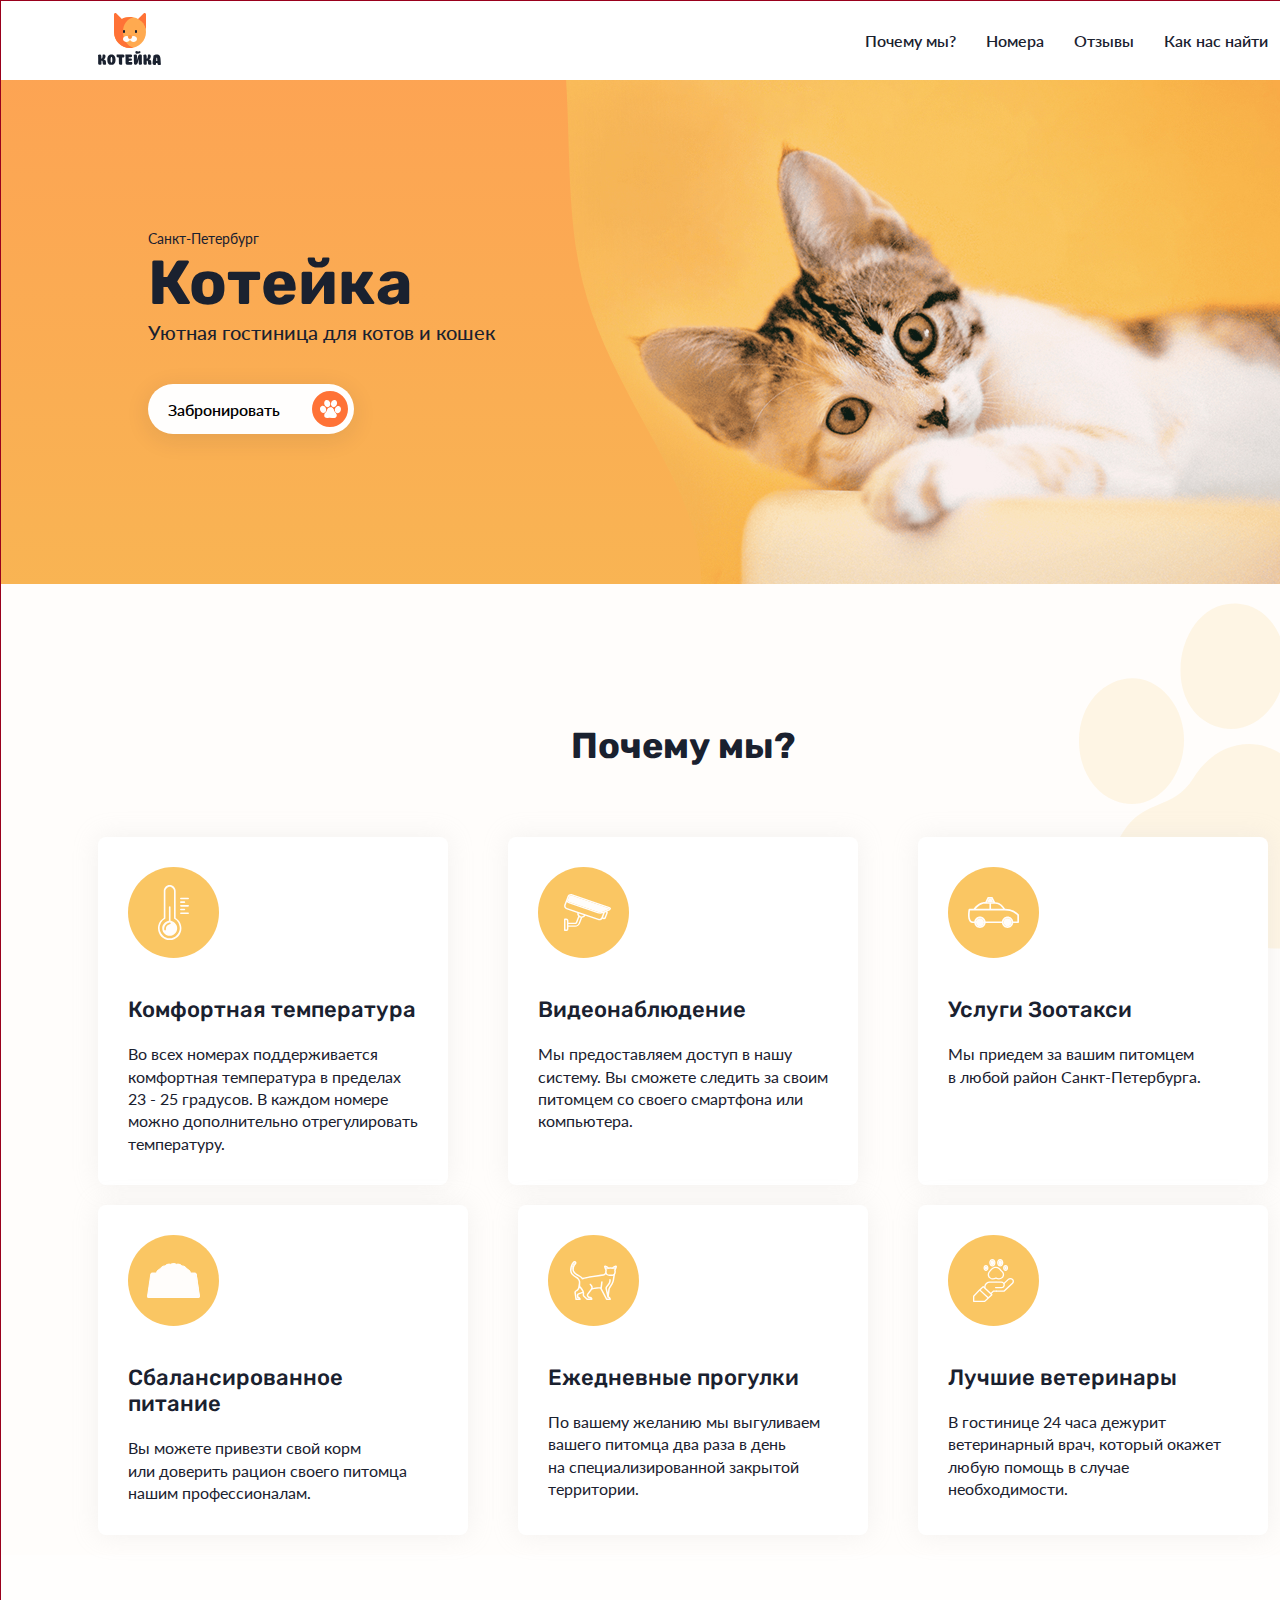
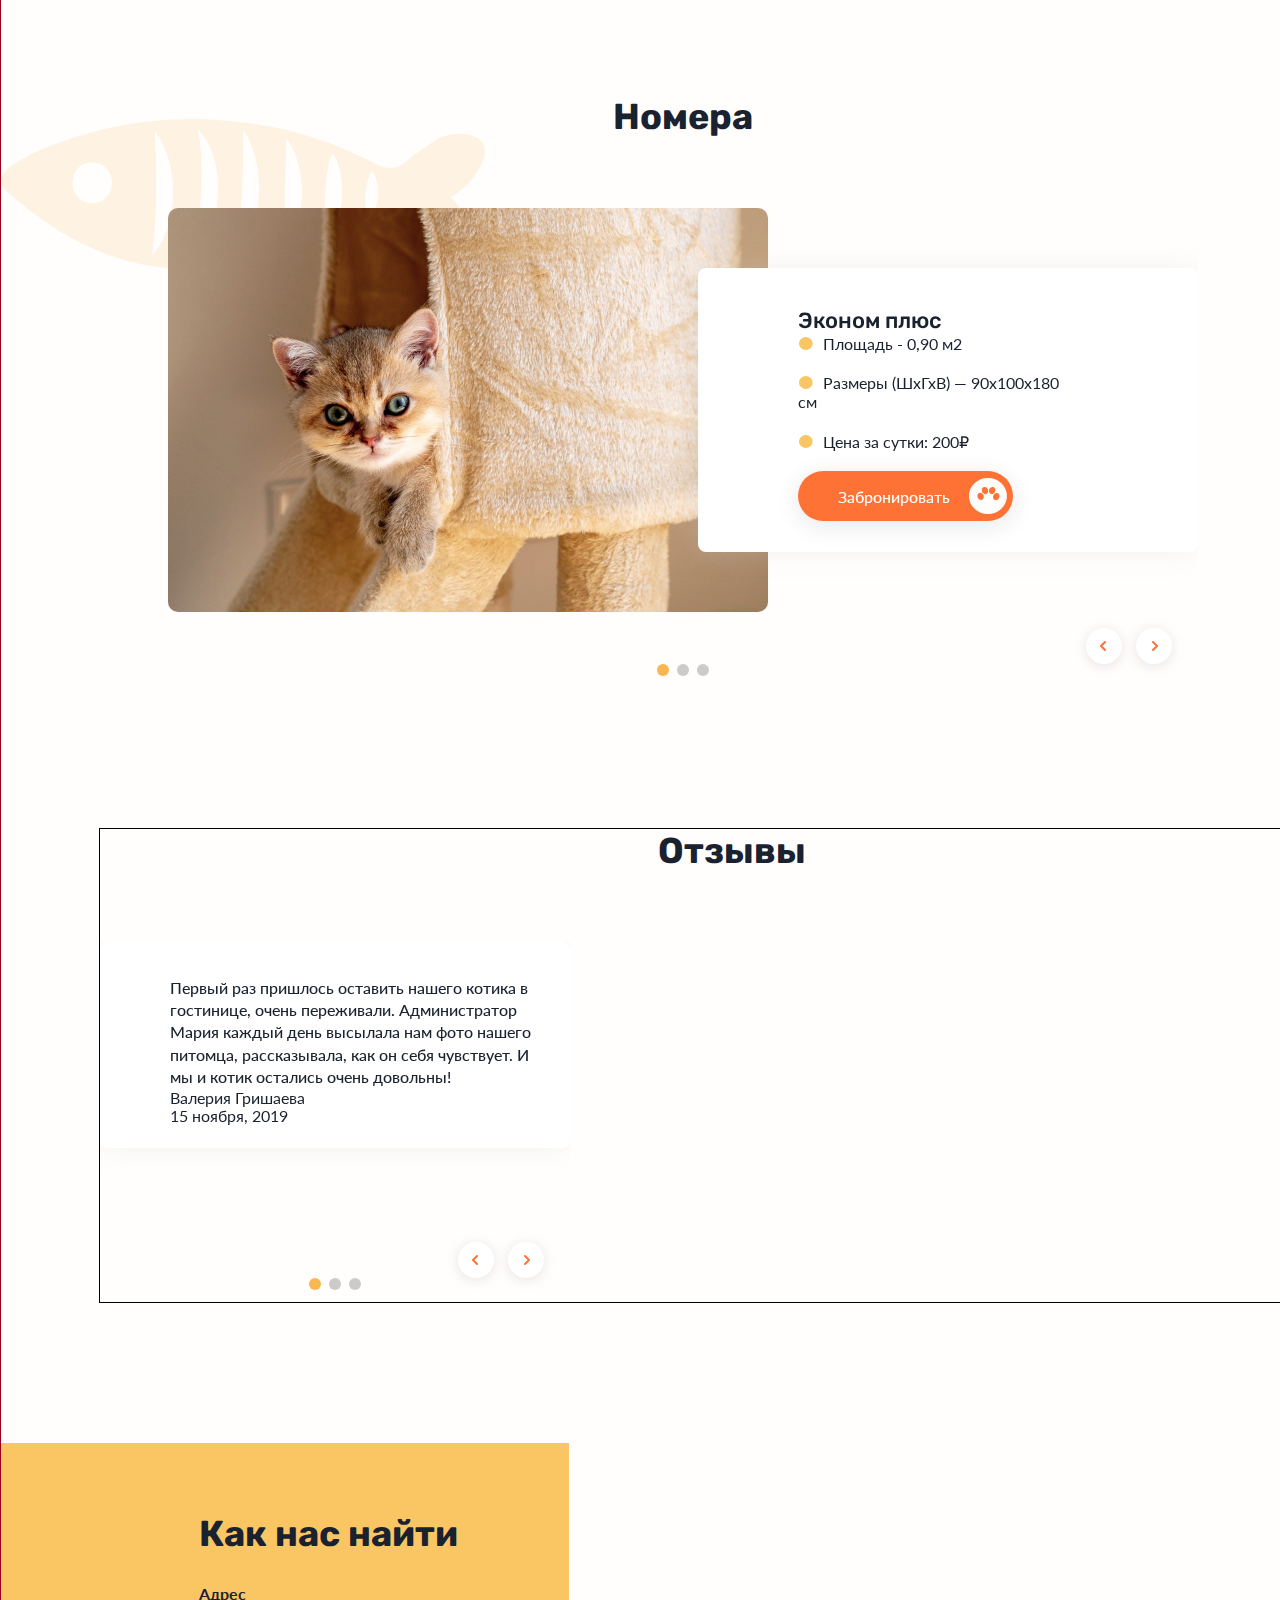
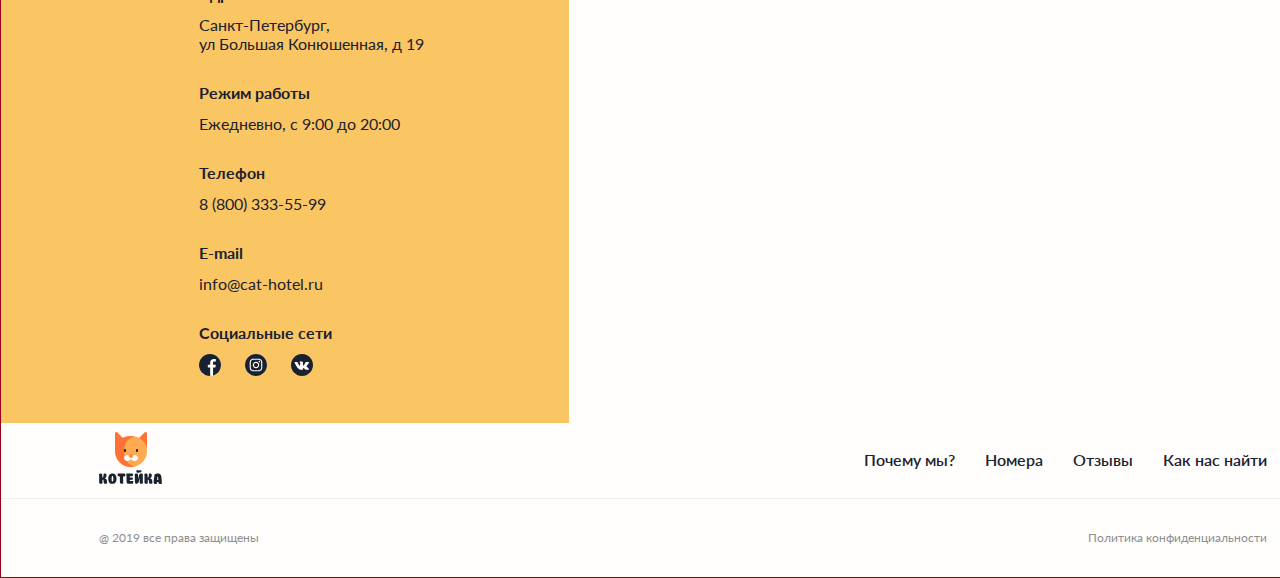
<file: index.html>
<!DOCTYPE html>
<html lang="ru">

<head>
  <meta charset="UTF-8">
  <meta name="viewport" content="width=device-width, initial-scale=1.0">
  <title>Котейка - уютная гостиница для котов и кошек</title>
  <link href="https://fonts.googleapis.com/css2?family=Lato:wght@400;700&family=Rubik:wght@400;500;700&display=swap"
    rel="stylesheet">
  <link rel="stylesheet" href="css/swiper-bundle.min.css">
  <link rel="stylesheet" href="css/style.css">
</head>

<body>
  <div class="wrapper">
    <header class="header">
      <div class="container">
        <div class="header-wrapper">
          <div class="header-top">
            <a href="#" class="logo">
              <img src="img/logo.svg" alt="Icon Logo" class="logo__image">
            </a>
            <ul class="header-menu">
              <li class="header-menu__item">
                <a href="#" class="header-menu__link">Почему мы?</a>
              </li>
              <li class="header-menu__item">
                <a href="catalog.html" class="header-menu__link">Номера</a>
              </li>
              <li class="header-menu__item">
                <a href="#" class="header-menu__link">Отзывы</a>
              </li>
              <li class="header-menu__item">
                <a href="#" class="header-menu__link">Как нас найти</a>
              </li>
            </ul>
            <!-- /.header-menu -->
          </div>
        </div>
        <!-- /.header-wrapper -->
      </div>
      <!-- /.container -->
    </header>
    <!-- main -->
    <section class="main">
      <div class="container">
        <div class="main-banner">
          <p class="main-banner__city">Санкт-Петербург</p>
          <h1 class="main-banner__title">Котейка</h1>
          <p class="main-banner__description">Уютная гостиница для котов и кошек</p>
          <button class="main-banner__button">Забронировать
            <img src="img/button-paw.svg" alt="">
          </button>
        </div>
      </div>
      <!-- /.container -->
    </section>
    <!-- advantages -->
    <section class="advantages">
      <div class="container">
        <div class="paw"></div>
        <h2 class="block__title">Почему мы?</h2>
        <div class="advantages-block">
          <div class="advantages__card">
            <div class="advantages__card-icon">
              <img src="img/icons/temperature.svg" alt="icon temperature">
            </div>
            <div class="advantages__card-title">Комфортная температура</div>
            <div class="advantages__card-description">Во всех номерах поддерживается комфортная температура в пределах
              23&nbsp;-&nbsp;25&nbsp;градусов. В каждом номере можно дополнительно
              отрегулировать температуру.</div>
          </div>
          <!-- /advantages__card -->
          <div class="advantages__card">
            <div class="advantages__card-icon">
              <img src="img/icons/video-cam.svg" alt="icon video-camera">
            </div>
            <div class="advantages__card-title">Видеонаблюдение</div>
            <div class="advantages__card-description">Мы предоставляем доступ в нашу систему. Вы сможете следить
              за своим питомцем со своего смартфона или компьютера.</div>
          </div>
          <!-- /advantages__card -->
          <div class="advantages__card">
            <div class="advantages__card-icon">
              <img src="img/icons/taxi.svg" alt="icon taxi">
            </div>
            <div class="advantages__card-title">Услуги Зоотакси</div>
            <div class="advantages__card-description">Мы приедем за вашим питомцем в&nbsp;любой&nbsp;район
              Санкт-Петербурга.
            </div>
          </div>
          <!-- /advantages__card -->
          <div class="advantages__card">
            <div class="advantages__card-icon">
              <img src="img/icons/meal.svg" alt="icon meal">
            </div>
            <div class="advantages__card-title">Сбалансированное питание</div>
            <div class="advantages__card-description">Вы можете привезти свой корм
              или&nbsp;доверить рацион своего
              питомца нашим профессионалам.</div>
          </div>
          <!-- /advantages__card -->
          <div class="advantages__card">
            <div class="advantages__card-icon">
              <img src="img/icons/walks.svg" alt="icon walk">
            </div>
            <div class="advantages__card-title">Ежедневные прогулки</div>
            <div class="advantages__card-description">По вашему желанию мы выгуливаем вашего питомца два раза в день
              на&nbsp;специализированной закрытой территории.</div>
          </div>
          <!-- /advantages__card -->
          <div class="advantages__card">
            <div class="advantages__card-icon">
              <img src="img/icons/madical.svg" alt="icon veterinarian">
            </div>
            <div class="advantages__card-title">Лучшие ветеринары</div>
            <div class="advantages__card-description">В гостинице 24 часа дежурит ветеринарный врач, который окажет
              любую
              помощь в случае необходимости.</div>
          </div>
          <!-- /advantages__card -->
        </div>

      </div>
    </section>
    <!-- rooms -->
    <section class="rooms" id="rooms">
      <div class="container">
        <div class="block__title">Номера</div>
        <div class="fish"></div>
        <div class="swiper-container rooms-slider">
          <!-- Additional required wrapper -->
          <div class="swiper-wrapper">
            <!-- Slides -->
            <div class="swiper-slide">
              <img class="room-image" src="img/room2.jpg" alt="">
              <div class="room_desc">
                <h4 class="room-title">Эконом плюс</h4>
                <ul class="room-list">
                  <li class="room-item"><span>Площадь - 0,90 м2</span> </li>
                  <li class="room-item"><span>Размеры (ШхГхВ) — 90х100х180 см</span> </li>
                  <li class="room-item"><span>Цена за сутки: 200₽</span> </li>
                </ul>
                <button type="submit" class="room-order">Забронировать
                  <img src="img/paw-btn.svg" alt=""> </button>
              </div>
            </div>
            <div class="swiper-slide">
              <img class="room-image" src="img/room3.jpg" alt="">
              <div class="room_desc">
                <h4 class="room-title">Комфорт</h4>
                <ul class="room-list">
                  <li class="room-item"><span>Площадь - 1,13 м2</span> </li>
                  <li class="room-item"><span>Размеры (ШхГхВ) - 100х125х180 см</span> </li>
                  <li class="room-item"><span>Цена за сутки: 250₽</span> </li>
                </ul>
                <button type="submit" class="room-order">Забронировать
                  <img src="img/paw-btn.svg" alt=""> </button>
              </div>
            </div>
            <div class="swiper-slide">
              <img class="room-image" src="img/room6.jpg" alt="">
              <div class="room_desc">
                <h4 class="room-title">Сьют</h4>
                <ul class="room-list">
                  <li class="room-item"><span>Площадь - 1,56 м2</span> </li>
                  <li class="room-item"><span>Размеры (ШхГхВ) - 125х125х180 см</span> </li>
                  <li class="room-item"><span>Цена за сутки: 350₽</span> </li>
                </ul>
                <button type="submit" class="room-order">Забронировать
                  <img src="img/paw-btn.svg" alt=""> </button>
              </div>
            </div>

          </div>
          <!-- If we need pagination -->
          <div class="swiper-pagination"></div>
          <!-- If we need navigation buttons -->
          <button class="rooms-slider__button rooms-slider__button--prev">
            <img class="img-arrow" src="img/arrow-prev.svg" alt="">
          </button>
          <button class="rooms-slider__button rooms-slider__button--next">
            <img class="img-arrow" src="img/arrow-next.svg" alt="">
          </button>

        </div>
        <!-- /.swiper-container rooms-slider -->

      </div>
    </section>
    <!-- reviews -->
    <section class="reviews">
      <div class="container-reviews">
        <div class="block__title">Отзывы</div>
        <div class="paw-left"></div>
        <div class="swiper-container swiper-reviews">
          <!-- Additional required wrapper -->
          <div class="swiper-wrapper swiper-wrapper__reviews">
            <!-- Slides -->
            <div class="swiper-slide swiper-slide__reviews">
              <div class="reviews-slider__body">
                <div class="reviews-slider__text">
                  Первый раз пришлось оставить нашего котика
                  в гостинице, очень переживали. Администратор Мария каждый день высылала нам фото нашего питомца,
                  рассказывала, как он
                  себя чувствует.
                  И мы и котик остались очень довольны!</div>
                <div class="reviews-slider__author">Валерия Гришаева</div>
                <div class="reviews-slider__date">15 ноября, 2019</div>
              </div>
            </div>

            <div class="swiper-slide swiper-slide__reviews">
              <div class="reviews-slider__body">
                <div class="reviews-slider__text">
                  Гостиницу для питомцев нам посоветовали друзья. Они всегда оставляют здесь своего кота, когда уезжают.
                  В “Котейке” очень
                  хорошо заботятся о питомцах, в гостинице очень чисто. Всем рекомендую! Будем обращаться еще.</div>
                <div class="reviews-slider__author">Екатерина Минаева</div>
                <div class="reviews-slider__date">10 октября, 2019</div>
              </div>
            </div>

            <div class="swiper-slide swiper-slide__reviews">
              <div class="reviews-slider__body">
                <div class="reviews-slider__text">
                  Мой кот — настоящая привереда, угодить ему сложно. У меня были особые требования к уходу за ним, и
                  “Котейка” отлично
                  справились. Я часто наблюдал по видео за питомцем со своего телефона, это очень удобно.</div>
                <div class="reviews-slider__author">Павел Нечаев</div>
                <div class="reviews-slider__date">2 августа, 2019</div>
              </div>
            </div>

          </div>
          <!-- If we need pagination -->
          <div class="swiper-pagination"></div>

          <!-- If we need navigation buttons -->
          <div class="reviews-slider__button reviews-slider__button--prev">
            <img class="img-arrow" src="img/arrow-prev.svg" alt="">
          </div>
          <div class="reviews-slider__button reviews-slider__button--next">
            <img class="img-arrow" src="img/arrow-next.svg" alt="">
          </div>

        </div>
        <!-- /.swiper-container reviews-slider -->
      </div>
    </section>
    <!--  contacts-->
    <section class="contacts">
      <div class="contacts-data">
        <h3 class="contacts-title">Как нас найти</h3>
        <ul>
          <li class="data-title">Адрес</li>
          <li class="data-text">Санкт-Петербург,<br>
            ул Большая Конюшенная, д 19</li>
          <li class="data-title">Режим работы</li>
          <li class="data-text">Ежедневно, с 9:00 до 20:00</li>
          <li class="data-title">Телефон</li>
          <li class="data-text">8 (800) 333-55-99</li>
          <li class="data-title">E-mail</li>
          <li class="data-text">info@cat-hotel.ru</li>
        </ul>
        <div class="social-links">
          <p class="data-title">Социальные сети</p>
          <div class="links-block">
            <a href="https://www.facebook.com/">
              <img src="img/icons/facebook.svg" alt="facebook">
            </a>
            <a href="#">
              <img src="img/icons/instagramm.svg" alt="instagramm">
            </a>
            <a href="#">
              <img src="img/icons/vkontakte.svg" alt="vkontakte">
            </a>
          </div>
        </div>
      </div>
      <div class="map"></div>
    </section>
    <footer>
      <div class="footer-wrapper">
        <div class="footer-top">
          <a href="#" class="logo">
            <img src="img/logo.svg" alt="Icon Logo" class="logo__image">
          </a>
          <ul class="header-menu">
            <li class="header-menu__item">
              <a href="#" class="header-menu__link">Почему мы?</a>
            </li>
            <li class="header-menu__item">
              <a href="catalog.html" class="header-menu__link">Номера</a>
            </li>
            <li class="header-menu__item">
              <a href="#" class="header-menu__link">Отзывы</a>
            </li>
            <li class="header-menu__item">
              <a href="#" class="header-menu__link">Как нас найти</a>
            </li>
          </ul>
          <!-- /.header-menu -->
        </div>
        <div class="footer-bottom">
          <p class="footer-text">@ 2019 все права защищены</p>
          <p class="footer-text">Политика конфиденциальности</p>
        </div>

        <!-- /.header-wrapper -->
    </footer>

  </div>
  <script src="js/swiper-bundle.min.js"></script>
  <script src="js/main.js"></script>
</body>

</html>
</file>
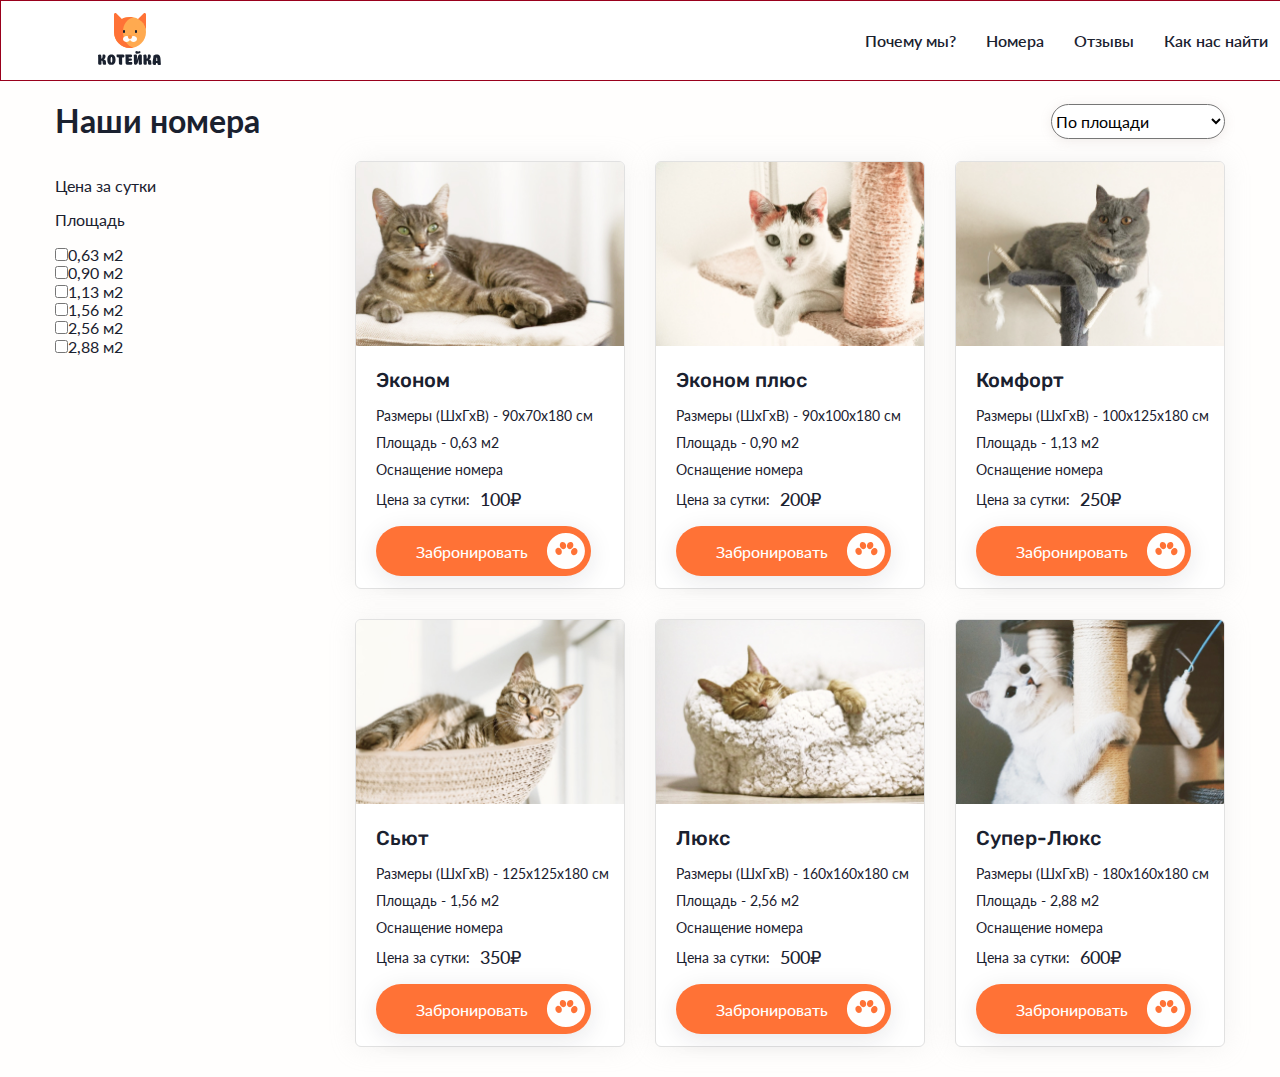
<file: catalog.html>
<!DOCTYPE html>
<html lang="ru">

<head>
  <meta charset="UTF-8">
  <meta name="viewport" content="width=device-width, initial-scale=1.0">
  <title>Котейка - наши номера</title>
  <link href="https://fonts.googleapis.com/css2?family=Lato:wght@400;700&family=Rubik:wght@400;500;700&display=swap"
    rel="stylesheet">
  <link rel="stylesheet" href="css/swiper-bundle.min.css">
  <link rel="stylesheet" href="css/style.css">
</head>

<body>
  <div class="wrapper">
    <header class="header">
      <div class="container">
        <div class="header-wrapper">
          <div class="header-top">
            <a href="index.html" class="logo">
              <img src="img/logo.svg" alt="Icon Logo" class="logo__image">
            </a>
            <ul class="header-menu">
              <li class="header-menu__item">
                <a href="#" class="header-menu__link">Почему мы?</a>
              </li>
              <li class="header-menu__item">
                <a href="#" class="header-menu__link">Номера</a>
              </li>
              <li class="header-menu__item">
                <a href="#" class="header-menu__link">Отзывы</a>
              </li>
              <li class="header-menu__item">
                <a href="#" class="header-menu__link">Как нас найти</a>
              </li>
            </ul>
            <!-- /.header-menu -->
          </div>
        </div>
        <!-- /.header-wrapper -->
      </div>
      <!-- /.container -->
    </header>
  </div>
</body>
<div class="container">
  <div class="catalog-top">
    <h1 class="catalog-title">Наши номера</h1>
    <select class="main-list" name="" id="">
      <option value="">По площади</option>
      <option value="">По площади</option>
      <option value="">По цене</option>
      <option value="">По цене</option>
    </select>
  </div>
  <main class="select-rooms">
    <section class="parameters">
      <div class="price">
        <p>Цена за сутки</p>
      </div>
      <div class="room-size">
        <p>Площадь</p>
        <input type="checkbox" name="" value="0,63 м2">0,63 м2<br>
        <input type="checkbox" name="" value="0,90 м2">0,90 м2<br>
        <input type="checkbox" name="" value="1,13 м2">1,13 м2<br>
        <input type="checkbox" name="" value="1,56 м2">1,56 м2<br>
        <input type="checkbox" name="" value="2,56 м2">2,56 м2<br>
        <input type="checkbox" name="" value="2,88 м2">2,88 м2<br>
      </div>
    </section>
    <section class="catalog-rooms">
      <div class="rooms-card">
        <div class="card-top">
          <img src="img/econom-room.jpg" alt="econom-room" class="roomphoto">
        </div>
        <div class="card-body">
          <h3 class="body-title"> Эконом </h3>
          <ul>
            <li class="card-item">Размеры (ШхГхВ) - 90х70х180 см</li>
            <li class="card-item">Площадь - 0,63 м2</li>
            <li class="card-item equip">Оснащение номера <span>
            </li>
            <li class="card-item">Цена за сутки:
              <span class="room-price">100&#8381;</span>
            </li>
          </ul>
          <button type="submit" class="room-order">Забронировать
            <img src="img/paw-btn.svg" alt=""> </button>
        </div>
      </div>

      <div class="rooms-card">
        <div class="card-top">
          <img src="img/economplus-room.jpg" alt="economplus-room" class="roomphoto">
        </div>
        <div class="card-body">
          <h3 class="body-title">Эконом плюс</h3>
          <ul>
            <li class="card-item">Размеры (ШхГхВ) - 90х100х180 см</li>
            <li class="card-item">Площадь - 0,90 м2</li>
            <li class="card-item equip">Оснащение номера <span>
            </li>
            <li class="card-item">Цена за сутки:
              <span class="room-price">200&#8381;</span>
            </li>
          </ul>
          <button type="submit" class="room-order">Забронировать
            <img src="img/paw-btn.svg" alt=""> </button>
        </div>

      </div>

      <div class="rooms-card">
        <div class="card-top">
          <img src="img/comfort-room.jpg" alt="comfort-room" class="roomphoto">
        </div>
        <div class="card-body">
          <h3 class="body-title">Комфорт</h3>
          <ul>
            <li class="card-item">Размеры (ШхГхВ) - 100х125х180 см</li>
            <li class="card-item">Площадь - 1,13 м2</li>
            <li class="card-item equip">Оснащение номера <span>
            </li>
            <li class="card-item">Цена за сутки:
              <span class="room-price">250&#8381;</span>
            </li>
          </ul>
          <button type="submit" class="room-order">Забронировать
            <img src="img/paw-btn.svg" alt=""> </button>
        </div>

      </div>

      <div class="rooms-card">
        <div class="card-top">
          <img src="img/suite-room.jpg" alt="suite-room" class="roomphoto">
        </div>
        <div class="card-body">
          <h3 class="body-title">Сьют</h3>
          <ul>
            <li class="card-item">Размеры (ШхГхВ) - 125х125х180 см</li>
            <li class="card-item">Площадь - 1,56 м2</li>
            <li class="card-item equip">Оснащение номера <span>
            </li>
            <li class="card-item">Цена за сутки:
              <span class="room-price">350&#8381;</span>
            </li>
          </ul>
          <button type="submit" class="room-order">Забронировать
            <img src="img/paw-btn.svg" alt=""> </button>
        </div>

      </div>

      <div class="rooms-card">
        <div class="card-top">
          <img src="img/luxe-room.jpg" alt="luxe-room" class="roomphoto">
        </div>
        <div class="card-body">
          <h3 class="body-title">Люкс</h3>
          <ul>
            <li class="card-item">Размеры (ШхГхВ) - 160х160х180 см</li>
            <li class="card-item">Площадь - 2,56 м2</li>
            <li class="card-item equip">Оснащение номера <span>
            </li>
            <li class="card-item">Цена за сутки:
              <span class="room-price">500&#8381;</span>
            </li>
          </ul>
          <button type="submit" class="room-order">Забронировать
            <img src="img/paw-btn.svg" alt=""> </button>
        </div>

      </div>

      <div class="rooms-card">
        <div class="card-top">
          <img src="img/superluxe-room.jpg" alt="superluxe-room" class="roomphoto">
        </div>
        <div class="card-body">
          <h3 class="body-title">Супер-Люкс</h3>
          <ul>
            <li class="card-item">Размеры (ШхГхВ) - 180х160х180 см</li>
            <li class="card-item">Площадь - 2,88 м2</li>
            <li class="card-item equip">Оснащение номера <span>
            </li>
            <li class="card-item">Цена за сутки:
              <span class="room-price">600&#8381;</span>
            </li>
          </ul>
          <button type="submit" class="room-order">Забронировать
            <img src="img/paw-btn.svg" alt=""> </button>
        </div>

      </div>
    </section>
  </main>
</div>

</html>
</file>
<file: css/style.css>
* {
  -webkit-box-sizing: border-box;
          box-sizing: border-box;
}

body {
  font-family: 'Lato', sans-serif;
  background: #FFFEFD;
  color: #1A212F;
}

.wrapper {
  width: 1366px;
  margin: 0 auto;
  border: 1px solid #99001c;
}

.container {
  max-width: 1170px;
  margin: auto;
}

.block__title {
  text-align: center;
  font-family: Rubik;
  font-weight: bold;
  font-size: 36px;
  line-height: 43px;
  margin-top: 0px;
  margin-bottom: 70px;
}

/*! normalize.css v8.0.1 | MIT License | github.com/necolas/normalize.css */
/* Document
   ========================================================================== */
/**
 * 1. Correct the line height in all browsers.
 * 2. Prevent adjustments of font size after orientation changes in iOS.
 */
html {
  line-height: 1.15;
  /* 1 */
  -webkit-text-size-adjust: 100%;
  /* 2 */
}

/* Sections
   ========================================================================== */
/**
 * Remove the margin in all browsers.
 */
body {
  margin: 0;
}

/**
 * Render the `main` element consistently in IE.
 */
main {
  display: block;
}

/**
 * Correct the font size and margin on `h1` elements within `section` and
 * `article` contexts in Chrome, Firefox, and Safari.
 */
h1 {
  font-size: 2em;
  margin: 0.67em 0;
}

/* Grouping content
   ========================================================================== */
/**
 * 1. Add the correct box sizing in Firefox.
 * 2. Show the overflow in Edge and IE.
 */
hr {
  -webkit-box-sizing: content-box;
          box-sizing: content-box;
  /* 1 */
  height: 0;
  /* 1 */
  overflow: visible;
  /* 2 */
}

/**
 * 1. Correct the inheritance and scaling of font size in all browsers.
 * 2. Correct the odd `em` font sizing in all browsers.
 */
pre {
  font-family: monospace, monospace;
  /* 1 */
  font-size: 1em;
  /* 2 */
}

/* Text-level semantics
   ========================================================================== */
/**
 * Remove the gray background on active links in IE 10.
 */
a {
  background-color: transparent;
}

/**
 * 1. Remove the bottom border in Chrome 57-
 * 2. Add the correct text decoration in Chrome, Edge, IE, Opera, and Safari.
 */
abbr[title] {
  border-bottom: none;
  /* 1 */
  text-decoration: underline;
  /* 2 */
  -webkit-text-decoration: underline dotted;
          text-decoration: underline dotted;
  /* 2 */
}

/**
 * Add the correct font weight in Chrome, Edge, and Safari.
 */
b,
strong {
  font-weight: bolder;
}

/**
 * 1. Correct the inheritance and scaling of font size in all browsers.
 * 2. Correct the odd `em` font sizing in all browsers.
 */
code,
kbd,
samp {
  font-family: monospace, monospace;
  /* 1 */
  font-size: 1em;
  /* 2 */
}

/**
 * Add the correct font size in all browsers.
 */
small {
  font-size: 80%;
}

/**
 * Prevent `sub` and `sup` elements from affecting the line height in
 * all browsers.
 */
sub,
sup {
  font-size: 75%;
  line-height: 0;
  position: relative;
  vertical-align: baseline;
}

sub {
  bottom: -0.25em;
}

sup {
  top: -0.5em;
}

/* Embedded content
   ========================================================================== */
/**
 * Remove the border on images inside links in IE 10.
 */
img {
  border-style: none;
}

/* Forms
   ========================================================================== */
/**
 * 1. Change the font styles in all browsers.
 * 2. Remove the margin in Firefox and Safari.
 */
button,
input,
optgroup,
select,
textarea {
  font-family: inherit;
  /* 1 */
  font-size: 100%;
  /* 1 */
  line-height: 1.15;
  /* 1 */
  margin: 0;
  /* 2 */
}

/**
 * Show the overflow in IE.
 * 1. Show the overflow in Edge.
 */
button,
input {
  /* 1 */
  overflow: visible;
}

/**
 * Remove the inheritance of text transform in Edge, Firefox, and IE.
 * 1. Remove the inheritance of text transform in Firefox.
 */
button,
select {
  /* 1 */
  text-transform: none;
}

/**
 * Correct the inability to style clickable types in iOS and Safari.
 */
button,
[type="button"],
[type="reset"],
[type="submit"] {
  -webkit-appearance: button;
}

/**
 * Remove the inner border and padding in Firefox.
 */
button::-moz-focus-inner,
[type="button"]::-moz-focus-inner,
[type="reset"]::-moz-focus-inner,
[type="submit"]::-moz-focus-inner {
  border-style: none;
  padding: 0;
}

/**
 * Restore the focus styles unset by the previous rule.
 */
button:-moz-focusring,
[type="button"]:-moz-focusring,
[type="reset"]:-moz-focusring,
[type="submit"]:-moz-focusring {
  outline: 1px dotted ButtonText;
}

/**
 * Correct the padding in Firefox.
 */
fieldset {
  padding: 0.35em 0.75em 0.625em;
}

/**
 * 1. Correct the text wrapping in Edge and IE.
 * 2. Correct the color inheritance from `fieldset` elements in IE.
 * 3. Remove the padding so developers are not caught out when they zero out
 *    `fieldset` elements in all browsers.
 */
legend {
  -webkit-box-sizing: border-box;
          box-sizing: border-box;
  /* 1 */
  color: inherit;
  /* 2 */
  display: table;
  /* 1 */
  max-width: 100%;
  /* 1 */
  padding: 0;
  /* 3 */
  white-space: normal;
  /* 1 */
}

/**
 * Add the correct vertical alignment in Chrome, Firefox, and Opera.
 */
progress {
  vertical-align: baseline;
}

/**
 * Remove the default vertical scrollbar in IE 10+.
 */
textarea {
  overflow: auto;
}

/**
 * 1. Add the correct box sizing in IE 10.
 * 2. Remove the padding in IE 10.
 */
[type="checkbox"],
[type="radio"] {
  -webkit-box-sizing: border-box;
          box-sizing: border-box;
  /* 1 */
  padding: 0;
  /* 2 */
}

/**
 * Correct the cursor style of increment and decrement buttons in Chrome.
 */
[type="number"]::-webkit-inner-spin-button,
[type="number"]::-webkit-outer-spin-button {
  height: auto;
}

/**
 * 1. Correct the odd appearance in Chrome and Safari.
 * 2. Correct the outline style in Safari.
 */
[type="search"] {
  -webkit-appearance: textfield;
  /* 1 */
  outline-offset: -2px;
  /* 2 */
}

/**
 * Remove the inner padding in Chrome and Safari on macOS.
 */
[type="search"]::-webkit-search-decoration {
  -webkit-appearance: none;
}

/**
 * 1. Correct the inability to style clickable types in iOS and Safari.
 * 2. Change font properties to `inherit` in Safari.
 */
::-webkit-file-upload-button {
  -webkit-appearance: button;
  /* 1 */
  font: inherit;
  /* 2 */
}

/* Interactive
   ========================================================================== */
/*
 * Add the correct display in Edge, IE 10+, and Firefox.
 */
details {
  display: block;
}

/*
 * Add the correct display in all browsers.
 */
summary {
  display: list-item;
}

/* Misc
   ========================================================================== */
/**
 * Add the correct display in IE 10+.
 */
template {
  display: none;
}

/**
 * Add the correct display in IE 10.
 */
[hidden] {
  display: none;
}

.header {
  background-color: #fff;
  padding-top: 12px;
  padding-bottom: 12px;
}

.header-top {
  color: #1A212F;
  display: -webkit-box;
  display: -webkit-flex;
  display: -ms-flexbox;
  display: flex;
  -webkit-box-align: center;
  -webkit-align-items: center;
      -ms-flex-align: center;
          align-items: center;
  -webkit-box-pack: justify;
  -webkit-justify-content: space-between;
      -ms-flex-pack: justify;
          justify-content: space-between;
}

.header-menu {
  list-style: none;
  display: -webkit-box;
  display: -webkit-flex;
  display: -ms-flexbox;
  display: flex;
  margin: 0;
}

.header-menu__item {
  margin-left: 30px;
}

.header-menu__link {
  text-decoration: none;
  color: #1A212F;
  font-weight: 600;
  font-size: 16px;
  line-height: 19px;
}

.footer-top {
  height: 76px;
  padding: 12px 98px;
  border-bottom: 1px solid #EFEFEF;
  display: -webkit-box;
  display: -webkit-flex;
  display: -ms-flexbox;
  display: flex;
  -webkit-box-pack: justify;
  -webkit-justify-content: space-between;
      -ms-flex-pack: justify;
          justify-content: space-between;
  -webkit-box-align: center;
  -webkit-align-items: center;
      -ms-flex-align: center;
          align-items: center;
}

.footer-bottom {
  padding: 20px 98px;
  display: -webkit-box;
  display: -webkit-flex;
  display: -ms-flexbox;
  display: flex;
  -webkit-box-pack: justify;
  -webkit-justify-content: space-between;
      -ms-flex-pack: justify;
          justify-content: space-between;
  font-size: 12px;
  line-height: 14px;
  color: #8F8F8F;
}

.main {
  position: relative;
  background-image: url(../img/bg-main.jpg);
  max-width: 1366px;
  min-height: 504px;
  padding-top: 150px;
  padding-left: 100px;
  margin: 0 auto;
}

.main::after {
  content: url(../img/Vector.svg);
  position: absolute;
  top: 0;
  left: 0;
  bottom: 0;
  z-index: 0;
  height: 100%;
}

.main-banner {
  position: relative;
  z-index: 2;
}

.main-banner__city {
  font-size: 14px;
  line-height: 17px;
  margin: 0;
}

.main-banner__title {
  font-family: 'Rubik', sans-serif;
  font-weight: bold;
  font-size: 62px;
  line-height: 73px;
  margin: 0;
}

.main-banner__description {
  font-weight: 500;
  font-size: 20px;
  line-height: 24px;
  margin: 0 0 40px 0;
}

.main-banner__button {
  width: 206px;
  height: 50px;
  display: -webkit-box;
  display: -webkit-flex;
  display: -ms-flexbox;
  display: flex;
  -webkit-box-align: center;
  -webkit-align-items: center;
      -ms-flex-align: center;
          align-items: center;
  -webkit-box-pack: justify;
  -webkit-justify-content: space-between;
      -ms-flex-pack: justify;
          justify-content: space-between;
  padding-left: 20px;
  background: #FFFEFD;
  -webkit-box-shadow: 0px 5px 25px rgba(26, 33, 47, 0.1);
          box-shadow: 0px 5px 25px rgba(26, 33, 47, 0.1);
  -webkit-border-radius: 25px;
          border-radius: 25px;
  border: none;
  outline: none;
  font-weight: 600;
  font-size: 16px;
  line-height: 19px;
}

.contacts {
  display: -webkit-box;
  display: -webkit-flex;
  display: -ms-flexbox;
  display: flex;
}

.contacts-data {
  height: 580px;
  width: 568px;
  background-color: #FAC663;
  padding-top: 70px;
  padding-left: 198px;
  padding-right: 111px;
}

.contacts-title {
  font-family: Rubik;
  font-weight: bold;
  font-size: 36px;
  color: #1A212F;
  margin: 0;
}

.data-title {
  font-weight: bold;
  font-size: 16px;
  line-height: 19px;
  color: #1A212F;
  margin-bottom: 12px;
  margin-top: 30px;
}

.data-text {
  font-size: 16px;
  line-height: 19px;
}

.links-block {
  display: -webkit-box;
  display: -webkit-flex;
  display: -ms-flexbox;
  display: flex;
  width: 114px;
  -webkit-box-pack: justify;
  -webkit-justify-content: space-between;
      -ms-flex-pack: justify;
          justify-content: space-between;
}

.reviews {
  margin-bottom: 140px;
}

.container-reviews {
  width: auto;
  margin-left: 98px;
  border: 1px solid #000;
  overflow: hidden;
}

.swiper-container {
  height: 360px;
  width: 470px;
  margin-left: 0px;
  margin-right: 30px;
  display: -webkit-box;
  display: -webkit-flex;
  display: -ms-flexbox;
  display: flex;
  -webkit-flex-wrap: nowrap;
      -ms-flex-wrap: nowrap;
          flex-wrap: nowrap;
}

.reviews-slider__body {
  width: 470px;
  height: 206px;
  padding: 35px 35px 70px 70px;
  background: #FFFFFF;
  -webkit-box-shadow: 0px 0px 25px rgba(208, 208, 208, 0.25);
          box-shadow: 0px 0px 25px rgba(208, 208, 208, 0.25);
  -webkit-border-radius: 8px;
          border-radius: 8px;
  margin-right: 30px;
  margin-left: -30px;
}

.reviews-slider__text {
  font-weight: 500;
  font-size: 16px;
  line-height: 140%;
  color: #1A212F;
}

.reviews-slider__button {
  position: absolute;
  width: 60px;
  height: 60px;
  border: none;
  bottom: 10px;
  z-index: 9;
  background: transparent;
}

.reviews-slider__button--next {
  right: 14px;
}

.reviews-slider__button--prev {
  right: 64px;
}

.swiper-slide__reviews {
  width: 470px;
  margin-right: 30px;
  display: -webkit-box;
  display: -webkit-flex;
  display: -ms-flexbox;
  display: flex;
  -webkit-flex-wrap: nowrap;
      -ms-flex-wrap: nowrap;
          flex-wrap: nowrap;
}

.advantages {
  padding-top: 140px;
  margin-bottom: 140px;
  background-color: #FFFDFB;
  position: relative;
}

.advantages .paw {
  background-image: url(../img/paw.svg);
  position: absolute;
  top: -20px;
  right: 0;
  width: 337px;
  height: 390px;
}

.advantages-block {
  display: -webkit-box;
  display: -webkit-flex;
  display: -ms-flexbox;
  display: flex;
  -webkit-flex-wrap: wrap;
      -ms-flex-wrap: wrap;
          flex-wrap: wrap;
  -webkit-box-pack: justify;
  -webkit-justify-content: space-between;
      -ms-flex-pack: justify;
          justify-content: space-between;
}

.advantages__card {
  max-width: 370px;
  max-height: 100%;
  padding: 30px;
  margin-bottom: 20px;
  background-color: #fff;
  z-index: 9;
  -webkit-box-shadow: 0px 0px 25px rgba(208, 208, 208, 0.25);
          box-shadow: 0px 0px 25px rgba(208, 208, 208, 0.25);
  -webkit-border-radius: 8px;
          border-radius: 8px;
}

.advantages__card-icon {
  margin-bottom: 35px;
}

.advantages__card-title {
  font-family: 'Rubik', sans-serif;
  font-weight: 500;
  font-size: 22px;
  line-height: 120%;
  margin-bottom: 20px;
}

.advantages__card-description {
  font-family: Lato;
  font-size: 16px;
  line-height: 140%;
  width: 290px;
}

.rooms {
  position: relative;
  margin-bottom: 140px;
}

.rooms-slider {
  width: 1030px;
  height: 480px;
  margin-left: 70px;
  position: relative;
}

.rooms-slider__button {
  position: absolute;
  width: 60px;
  height: 60px;
  border: none;
  bottom: 10px;
  z-index: 9;
  background: transparent;
}

.rooms-slider__button--next {
  right: 14px;
}

.rooms-slider__button--prev {
  right: 64px;
}

.room-image {
  width: 600px;
  height: 404px;
  position: absolute;
  -webkit-border-radius: 10px;
          border-radius: 10px;
  top: 0;
  left: 0;
}

.room_desc {
  position: absolute;
  width: 500px;
  height: 284px;
  -webkit-box-shadow: 0px 0px 25px rgba(208, 208, 208, 0.25);
          box-shadow: 0px 0px 25px rgba(208, 208, 208, 0.25);
  -webkit-border-radius: 8px;
          border-radius: 8px;
  left: 530px;
  top: 60px;
  padding: 40px 117px 40px 100px;
  background-color: #fff;
}

.img-arrow {
  position: absolute;
  top: 0;
  left: 0;
  width: 100%;
}

.swiper-pagination-bullet {
  width: 12px;
  height: 12px;
}

.swiper-pagination-bullet-active {
  background-color: #fab751 !important;
}

.swiper-pagination {
  bottom: 8px !important;
}

.room-list {
  padding-left: 0;
}

.room-item {
  list-style-type: none;
  margin-bottom: 20px;
}

.room-item::before {
  content: url(../img/icons/marks.svg);
  margin-right: 10px;
}

.room-item span {
  font-family: Lato;
  font-size: 16px;
  line-height: 19px;
}

.room-title {
  margin: 0;
  font-family: Rubik;
  font-weight: 500;
  font-size: 22px;
  line-height: 26px;
}

.room-order {
  width: 215px;
  height: 50px;
  display: -webkit-box;
  display: -webkit-flex;
  display: -ms-flexbox;
  display: flex;
  -webkit-box-align: center;
  -webkit-align-items: center;
      -ms-flex-align: center;
          align-items: center;
  -webkit-box-pack: justify;
  -webkit-justify-content: space-between;
      -ms-flex-pack: justify;
          justify-content: space-between;
  padding-left: 40px;
  background: #FF7236;
  -webkit-box-shadow: 0px 5px 25px rgba(26, 33, 47, 0.1);
          box-shadow: 0px 5px 25px rgba(26, 33, 47, 0.1);
  -webkit-border-radius: 25px;
          border-radius: 25px;
  border: none;
  outline: none;
  font-family: Lato;
  color: #fff;
  font-weight: 500;
  font-size: 16px;
  line-height: 19px;
}

.fish {
  background-image: url(../img/fish.svg);
  position: absolute;
  top: 24px;
  left: 0;
  width: 484px;
  height: 151px;
}

.catalog-top {
  display: -webkit-box;
  display: -webkit-flex;
  display: -ms-flexbox;
  display: flex;
  -webkit-box-pack: justify;
  -webkit-justify-content: space-between;
      -ms-flex-pack: justify;
          justify-content: space-between;
  -webkit-box-align: center;
  -webkit-align-items: center;
      -ms-flex-align: center;
          align-items: center;
}

.main-list {
  width: 174px;
  height: 35px;
  background: #FFFFFF;
  -webkit-box-shadow: 0px 2px 12px rgba(173, 152, 143, 0.18);
          box-shadow: 0px 2px 12px rgba(173, 152, 143, 0.18);
  -webkit-border-radius: 25px;
          border-radius: 25px;
}

.select-rooms {
  display: -webkit-box;
  display: -webkit-flex;
  display: -ms-flexbox;
  display: flex;
}

.parameters {
  width: 210px;
  height: 624px;
  margin-right: 90px;
}

.catalog-rooms {
  width: 870px;
  display: -webkit-box;
  display: -webkit-flex;
  display: -ms-flexbox;
  display: flex;
  -webkit-box-pack: justify;
  -webkit-justify-content: space-between;
      -ms-flex-pack: justify;
          justify-content: space-between;
  -webkit-flex-wrap: wrap;
      -ms-flex-wrap: wrap;
          flex-wrap: wrap;
}

.rooms-card {
  background: #FFFFFF;
  border: 1px solid #E1E1E1;
  -webkit-box-shadow: 0px 0px 25px rgba(208, 208, 208, 0.25);
          box-shadow: 0px 0px 25px rgba(208, 208, 208, 0.25);
  -webkit-border-radius: 6px;
          border-radius: 6px;
  width: 270px;
  height: 428px;
  margin-bottom: 30px;
}

.card-body {
  padding-left: 20px;
}

.card-top {
  margin-bottom: 20px;
}

.roomphoto {
  width: 100%;
  -webkit-border-radius: 5px 5px 0px 0px;
          border-radius: 5px 5px 0px 0px;
}

.body-title {
  margin: 0px 0px 15px 0px;
  font-family: Rubik;
  font-weight: 500;
  font-size: 20px;
  display: -webkit-box;
  display: -webkit-flex;
  display: -ms-flexbox;
  display: flex;
  -webkit-box-align: center;
  -webkit-align-items: center;
      -ms-flex-align: center;
          align-items: center;
  color: #1A212F;
}

ul {
  padding-left: 0;
  margin-top: 0;
}

li {
  list-style: none;
}

.card-item {
  font-family: Lato;
  font-size: 14px;
  line-height: 17px;
  display: -webkit-box;
  display: -webkit-flex;
  display: -ms-flexbox;
  display: flex;
  -webkit-box-align: center;
  -webkit-align-items: center;
      -ms-flex-align: center;
          align-items: center;
  color: #1A212F;
  margin-bottom: 10px;
}

.room-price {
  font-family: Lato;
  font-weight: 500;
  font-size: 18px;
  line-height: 22px;
  display: -webkit-box;
  display: -webkit-flex;
  display: -ms-flexbox;
  display: flex;
  -webkit-box-align: center;
  -webkit-align-items: center;
      -ms-flex-align: center;
          align-items: center;
  color: #1A212F;
  margin-left: 10px;
}
</file>
